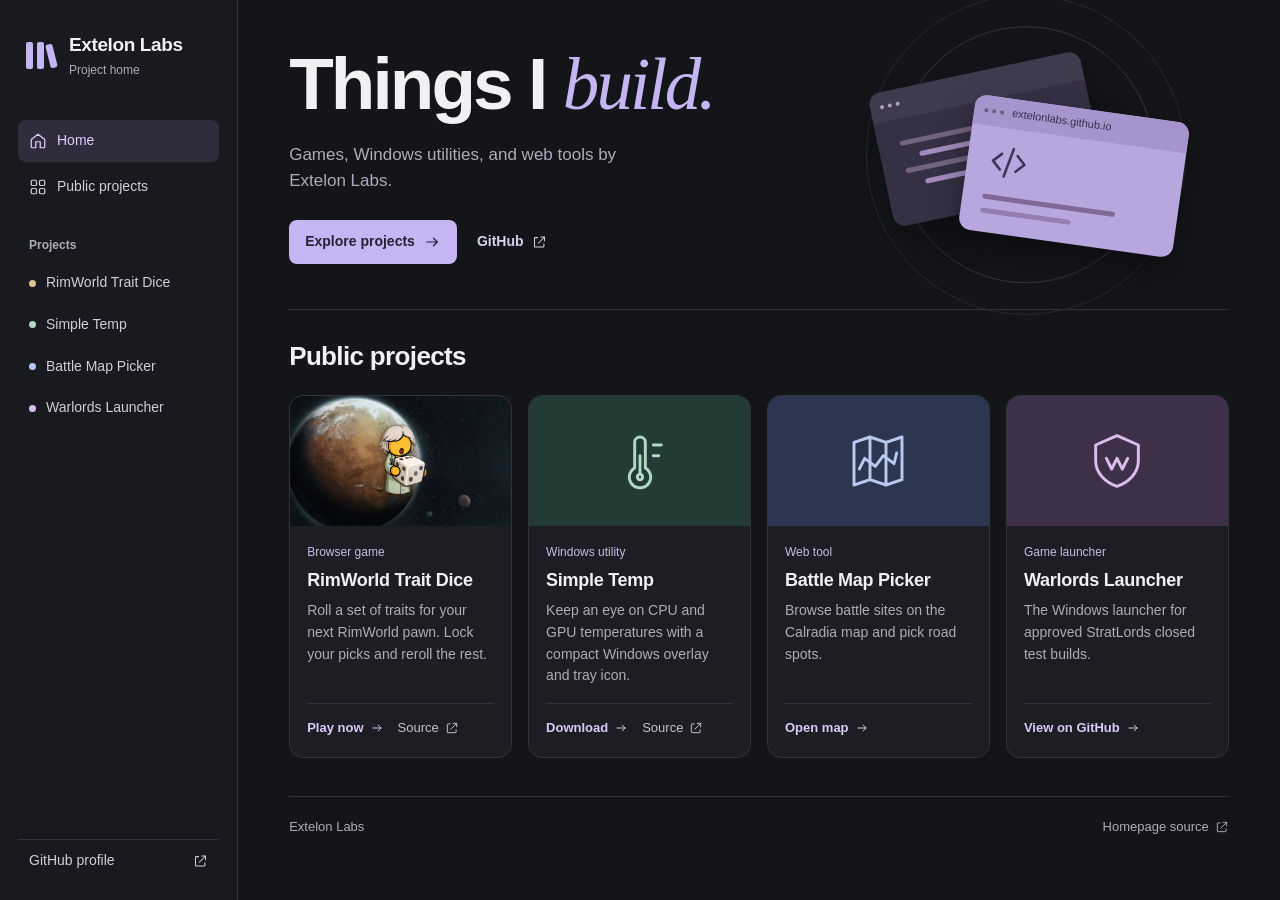
<file: index.html>
<!doctype html>
<html lang="en">
<head>
  <meta charset="utf-8">
  <meta name="viewport" content="width=device-width, initial-scale=1">
  <meta name="theme-color" content="#141519">
  <meta name="description" content="Public projects by Extelon Labs, including games, Windows utilities, and web tools.">
  <title>Extelon Labs — Public Projects</title>
  <link rel="icon" href="library/favicon.svg" type="image/svg+xml">
  <link rel="stylesheet" href="library/styles.css">
  <script type="module" src="library/app.js"></script>
</head>
<body>
  <svg class="icon-definitions" xmlns="http://www.w3.org/2000/svg" aria-hidden="true">
    <symbol id="i-arrow" viewBox="0 0 24 24"><path d="M5 12h14m-5-5 5 5-5 5"/></symbol>
    <symbol id="i-external" viewBox="0 0 24 24"><path d="M14 4h6v6m0-6L10 14m-1-9H5a1 1 0 0 0-1 1v13a1 1 0 0 0 1 1h13a1 1 0 0 0 1-1v-4"/></symbol>
    <symbol id="i-code" viewBox="0 0 24 24"><path d="m7 7-5 5 5 5m10-10 5 5-5 5m-3-14-4 18"/></symbol>
    <symbol id="i-home" viewBox="0 0 24 24"><path d="m3 10 9-7 9 7v10a1 1 0 0 1-1 1h-5v-8H9v8H4a1 1 0 0 1-1-1Z"/></symbol>
    <symbol id="i-grid" viewBox="0 0 24 24"><rect x="3" y="3" width="7" height="7" rx="1.5"/><rect x="14" y="3" width="7" height="7" rx="1.5"/><rect x="3" y="14" width="7" height="7" rx="1.5"/><rect x="14" y="14" width="7" height="7" rx="1.5"/></symbol>
    <symbol id="i-thermometer" viewBox="0 0 24 24"><path d="M10 14.6V5a2 2 0 0 1 4 0v9.6a4 4 0 1 1-4 0ZM12 10v7"/><circle cx="12" cy="18" r="1"/><path d="M17 6h3m-3 4h2"/></symbol>
    <symbol id="i-shield" viewBox="0 0 24 24"><path d="M12 2.5 20 6v6c0 4.5-3.7 8-8 9.5C7.7 20 4 16.5 4 12V6Z"/><path d="m8 11 2 4 2-4 2 4 2-4"/></symbol>
    <symbol id="i-map" viewBox="0 0 24 24"><path d="m3 5 6-2 6 2 6-2v16l-6 2-6-2-6 2Zm6-2v16m6-14v16"/><path d="m5 15 2-4 4 3 3-4 4 3 1-4"/></symbol>
  </svg>
  <a class="skip-link" href="#main">Skip to content</a>
  <aside class="sidebar" aria-label="Site navigation">
    <a class="brand" href="#home">
      <span class="brand-mark" aria-hidden="true"><i></i><i></i><i></i></span>
      <span>Extelon Labs<span class="brand-sub">Project home</span></span>
    </a>
    <nav class="site-nav" aria-label="Homepage">
      <a href="#home"><svg aria-hidden="true"><use href="#i-home"/></svg>Home</a>
      <a href="#projects"><svg aria-hidden="true"><use href="#i-grid"/></svg>Public projects</a>
    </nav>
    <nav class="project-nav" aria-labelledby="sidebar-title">
      <h2 id="sidebar-title">Projects</h2>
      <ul id="project-links"></ul>
    </nav>
    <a class="sidebar-github" href="https://github.com/extelonlabs">
      GitHub profile <svg aria-hidden="true"><use href="#i-external"/></svg>
    </a>
  </aside>
  <main id="main" tabindex="-1">
    <header class="welcome" id="home">
      <div class="welcome-copy">
        <h1>Things I <em>build.</em></h1>
        <p>Games, Windows utilities, and web tools by Extelon Labs.</p>
        <div class="hero-actions">
          <a class="primary" href="#projects">Explore projects <svg aria-hidden="true"><use href="#i-arrow"/></svg></a>
          <a class="quiet-link" href="https://github.com/extelonlabs">GitHub <svg aria-hidden="true"><use href="#i-external"/></svg></a>
        </div>
      </div>
      <div class="hero-art" aria-hidden="true">
        <div class="art-orbit"></div>
        <div class="art-orbit orbit-two"></div>
        <div class="art-window window-back">
          <div class="art-window-bar"><i></i><i></i><i></i></div>
          <div class="art-code"><i></i><i></i><i></i><i></i></div>
        </div>
        <div class="art-window window-front">
          <div class="art-window-bar"><i></i><i></i><i></i><span>extelonlabs.github.io</span></div>
          <div class="art-page">
            <svg><use href="#i-code"/></svg>
            <div class="art-lines"><i></i><i></i></div>
          </div>
        </div>
      </div>
    </header>
    <section class="collection" id="projects" aria-labelledby="collection-title">
      <h2 id="collection-title">Public projects</h2>
      <div class="project-grid" id="project-grid"></div>
      <noscript>
        <p class="fallback">Browse the projects on <a href="https://github.com/extelonlabs?tab=repositories">GitHub</a>, or open <a href="dice/">RimWorld Trait Dice</a> or <a href="map-picker/">Battle Map Picker</a>.</p>
      </noscript>
    </section>
    <footer class="page-footer">
      <span>Extelon Labs</span>
      <a href="https://github.com/extelonlabs/extelonlabs.github.io">Homepage source <svg aria-hidden="true"><use href="#i-external"/></svg></a>
    </footer>
  </main>

  <template id="project-card-template">
    <article class="project-card">
      <div class="card-cover" aria-hidden="true"></div>
      <div class="card-body">
        <p class="card-category"></p>
        <h3></h3>
        <p class="card-description"></p>
        <div class="card-actions">
          <a class="project-action"><span></span> <svg aria-hidden="true"><use href="#i-arrow"/></svg></a>
          <a class="repository-link">Source <svg aria-hidden="true"><use href="#i-external"/></svg></a>
        </div>
      </div>
    </article>
  </template>
</body>
</html>
</file>
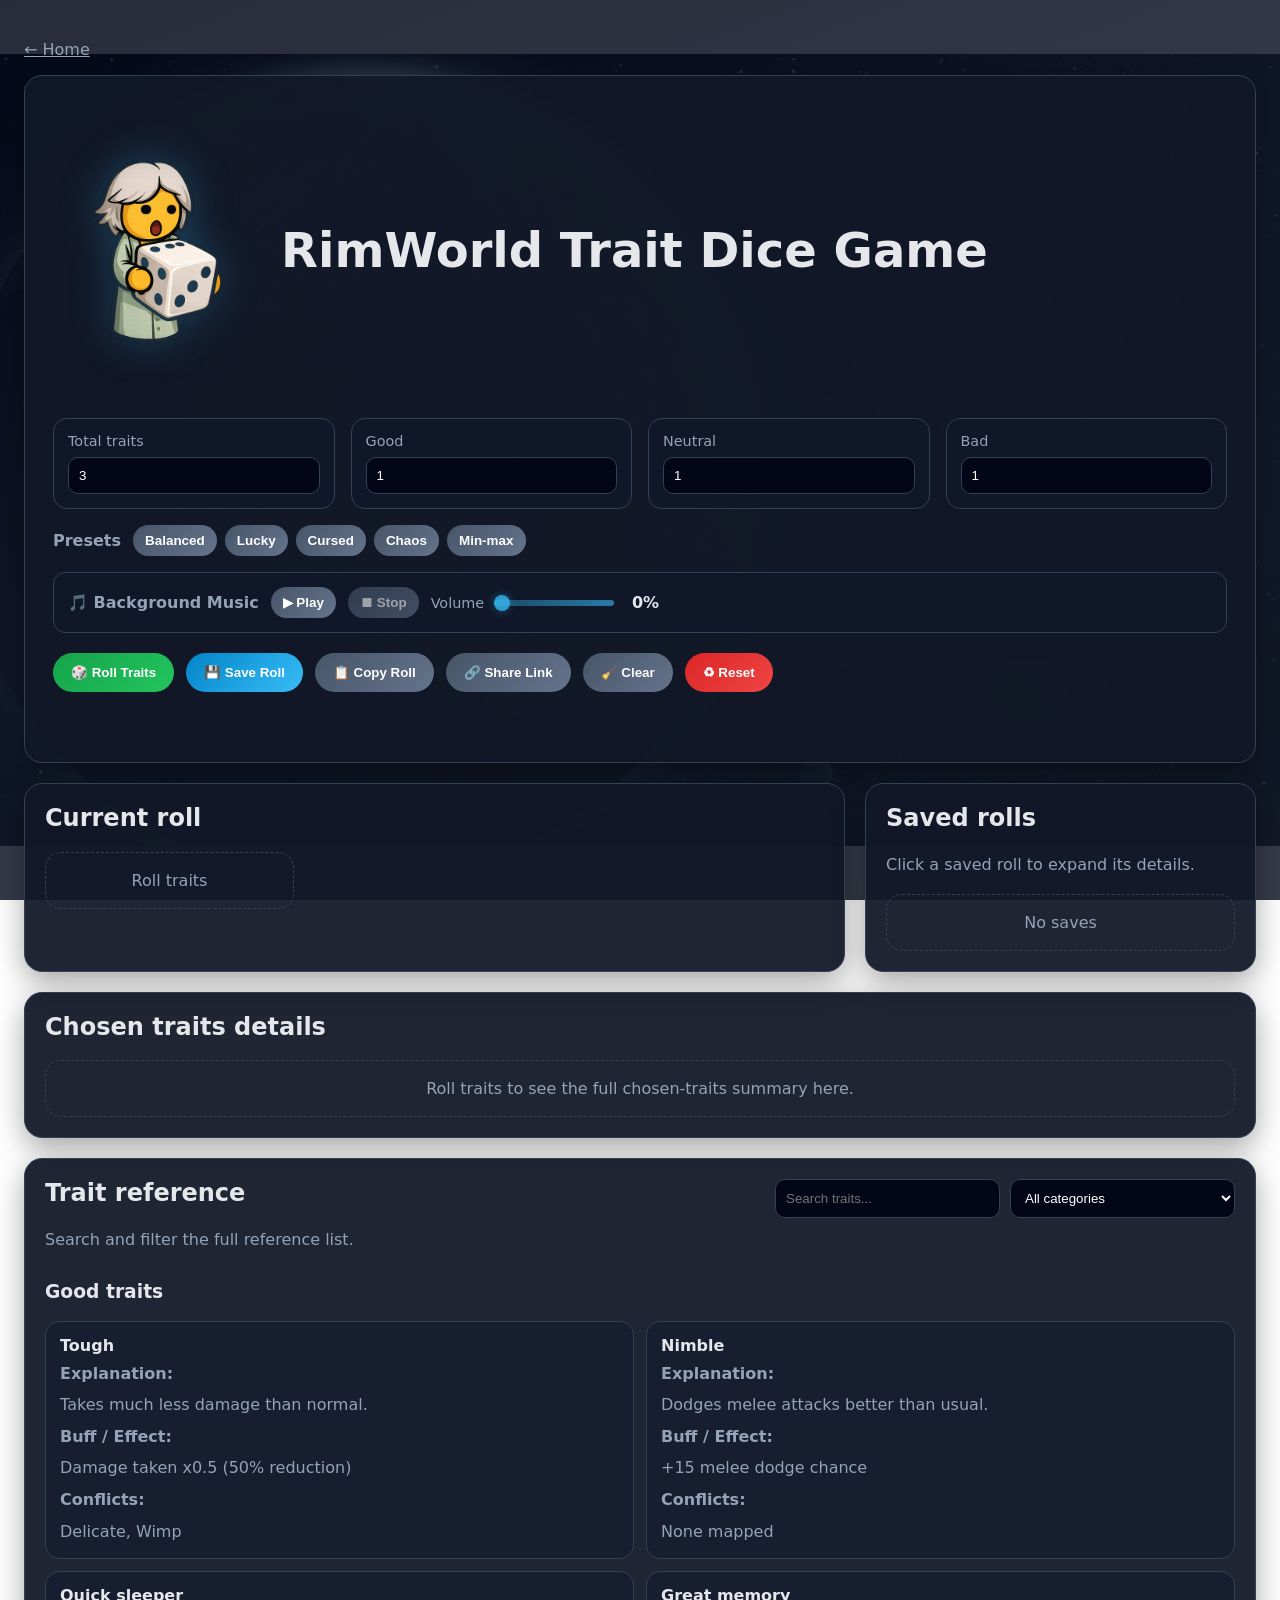
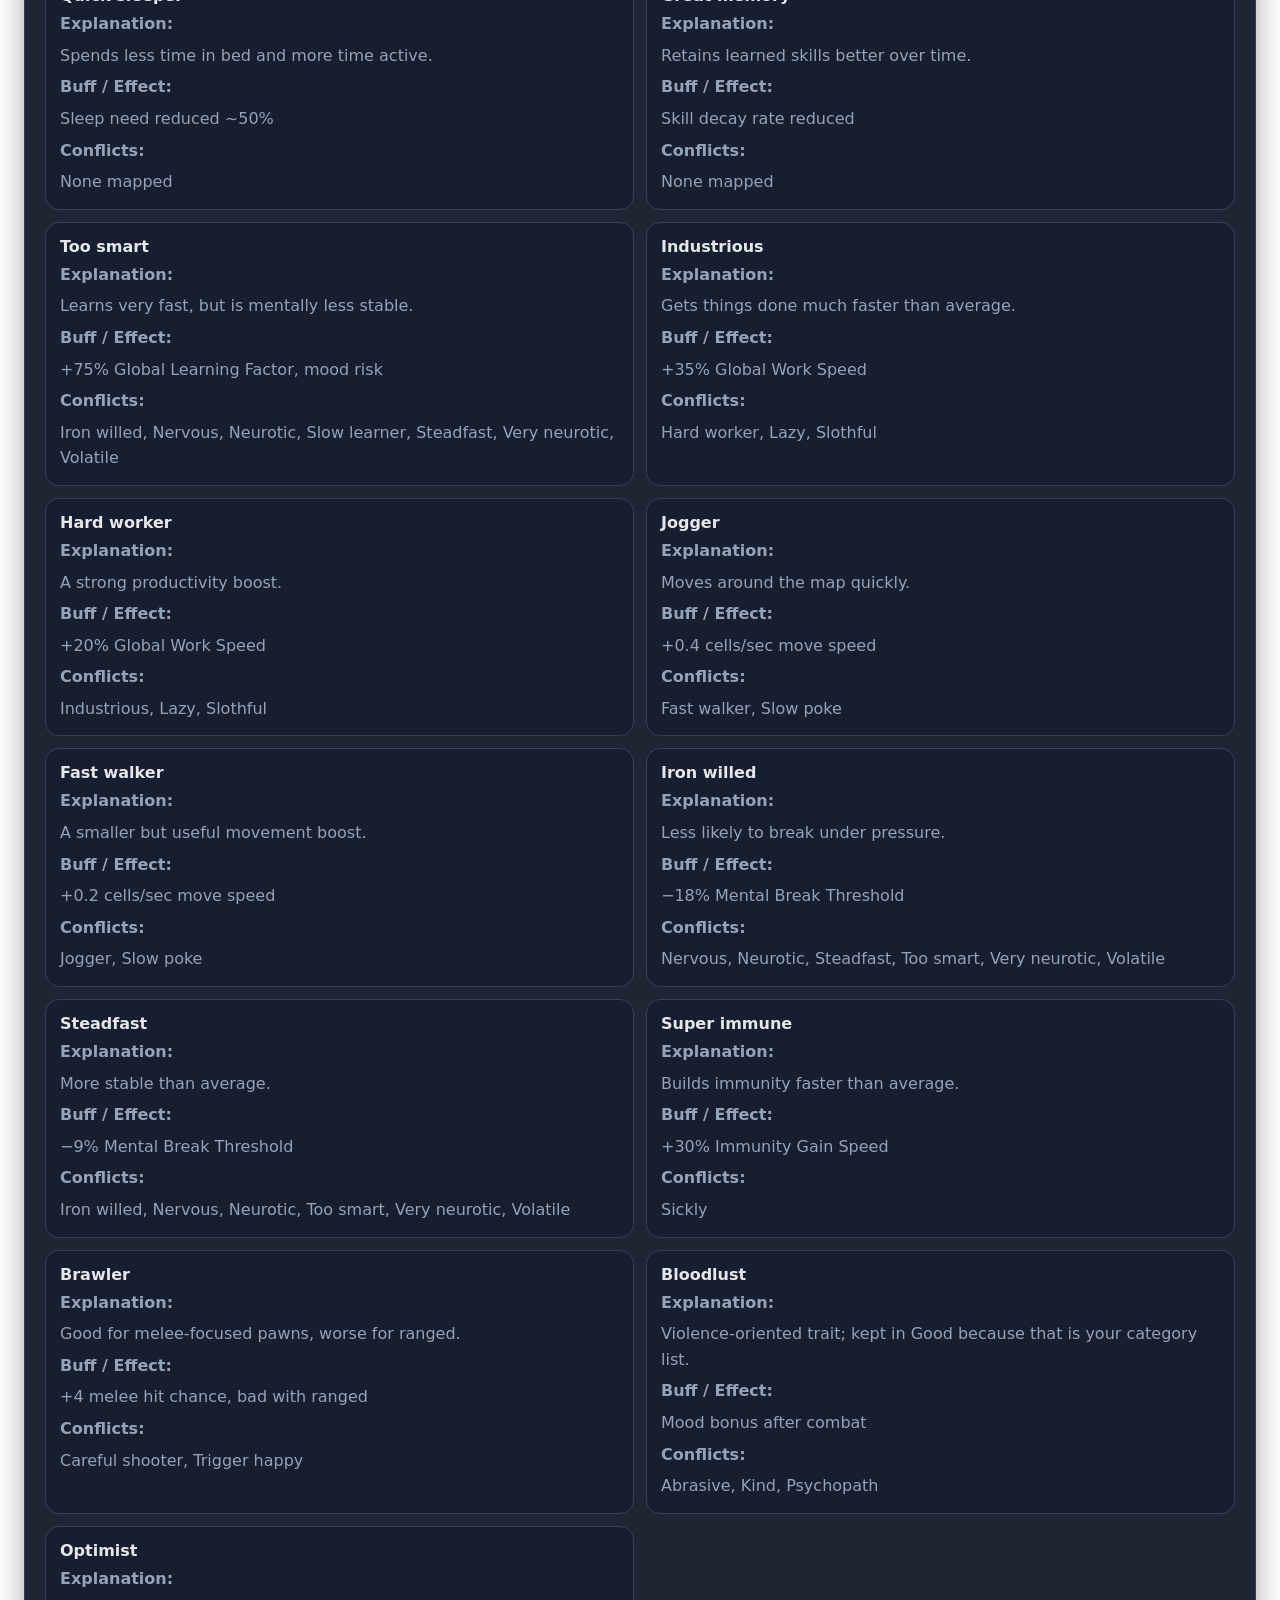
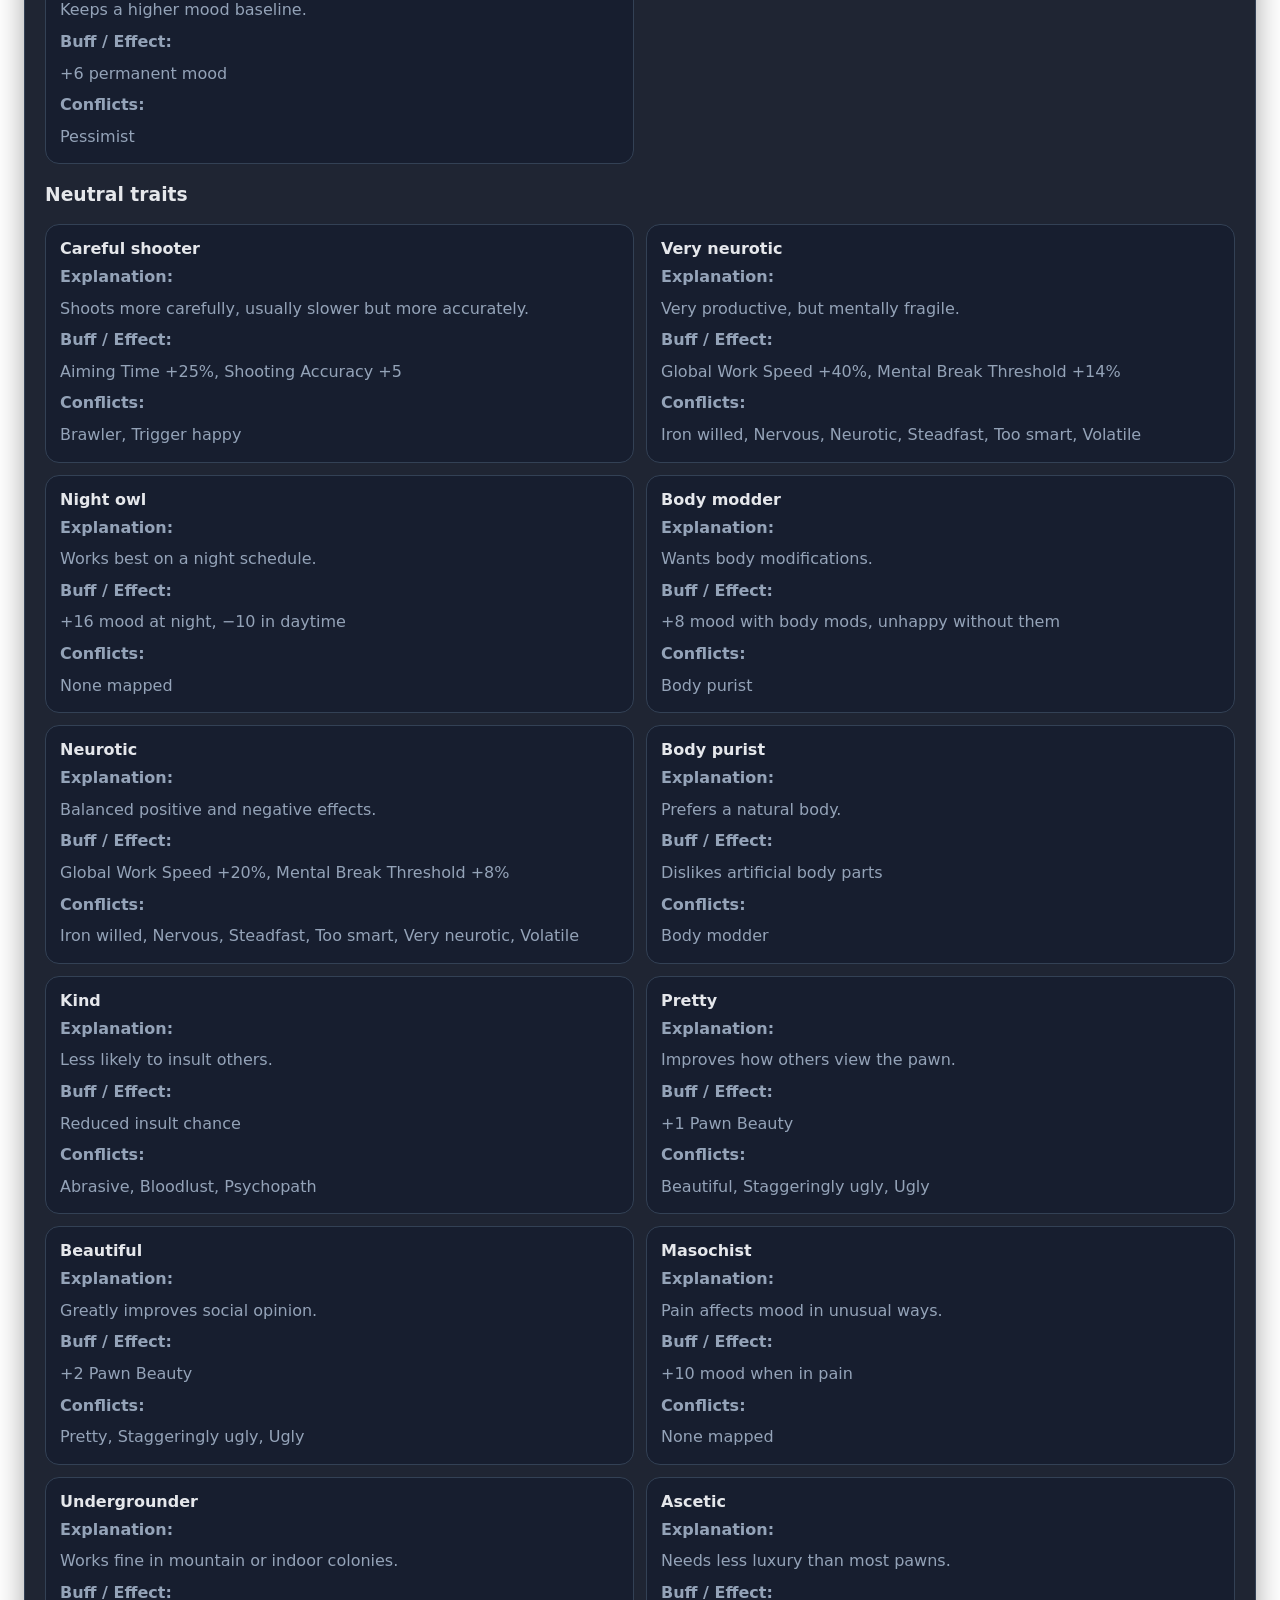
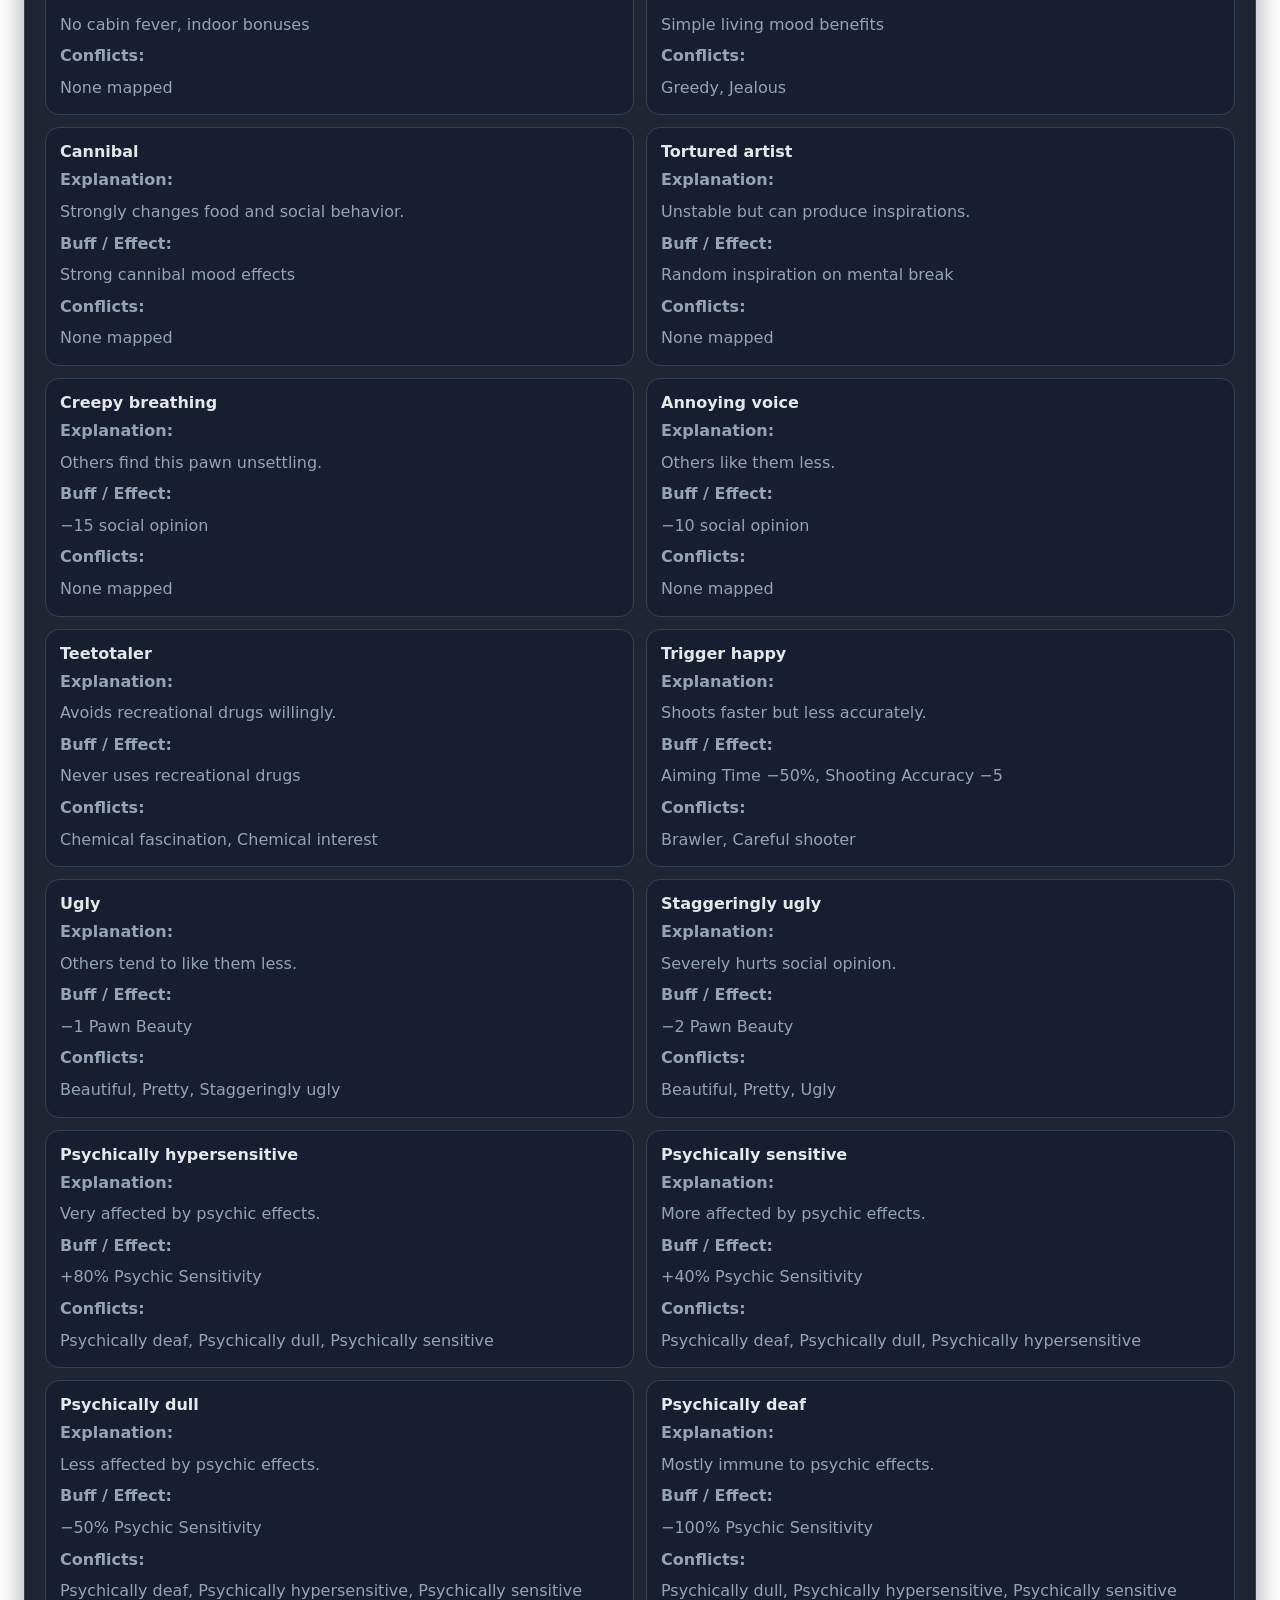
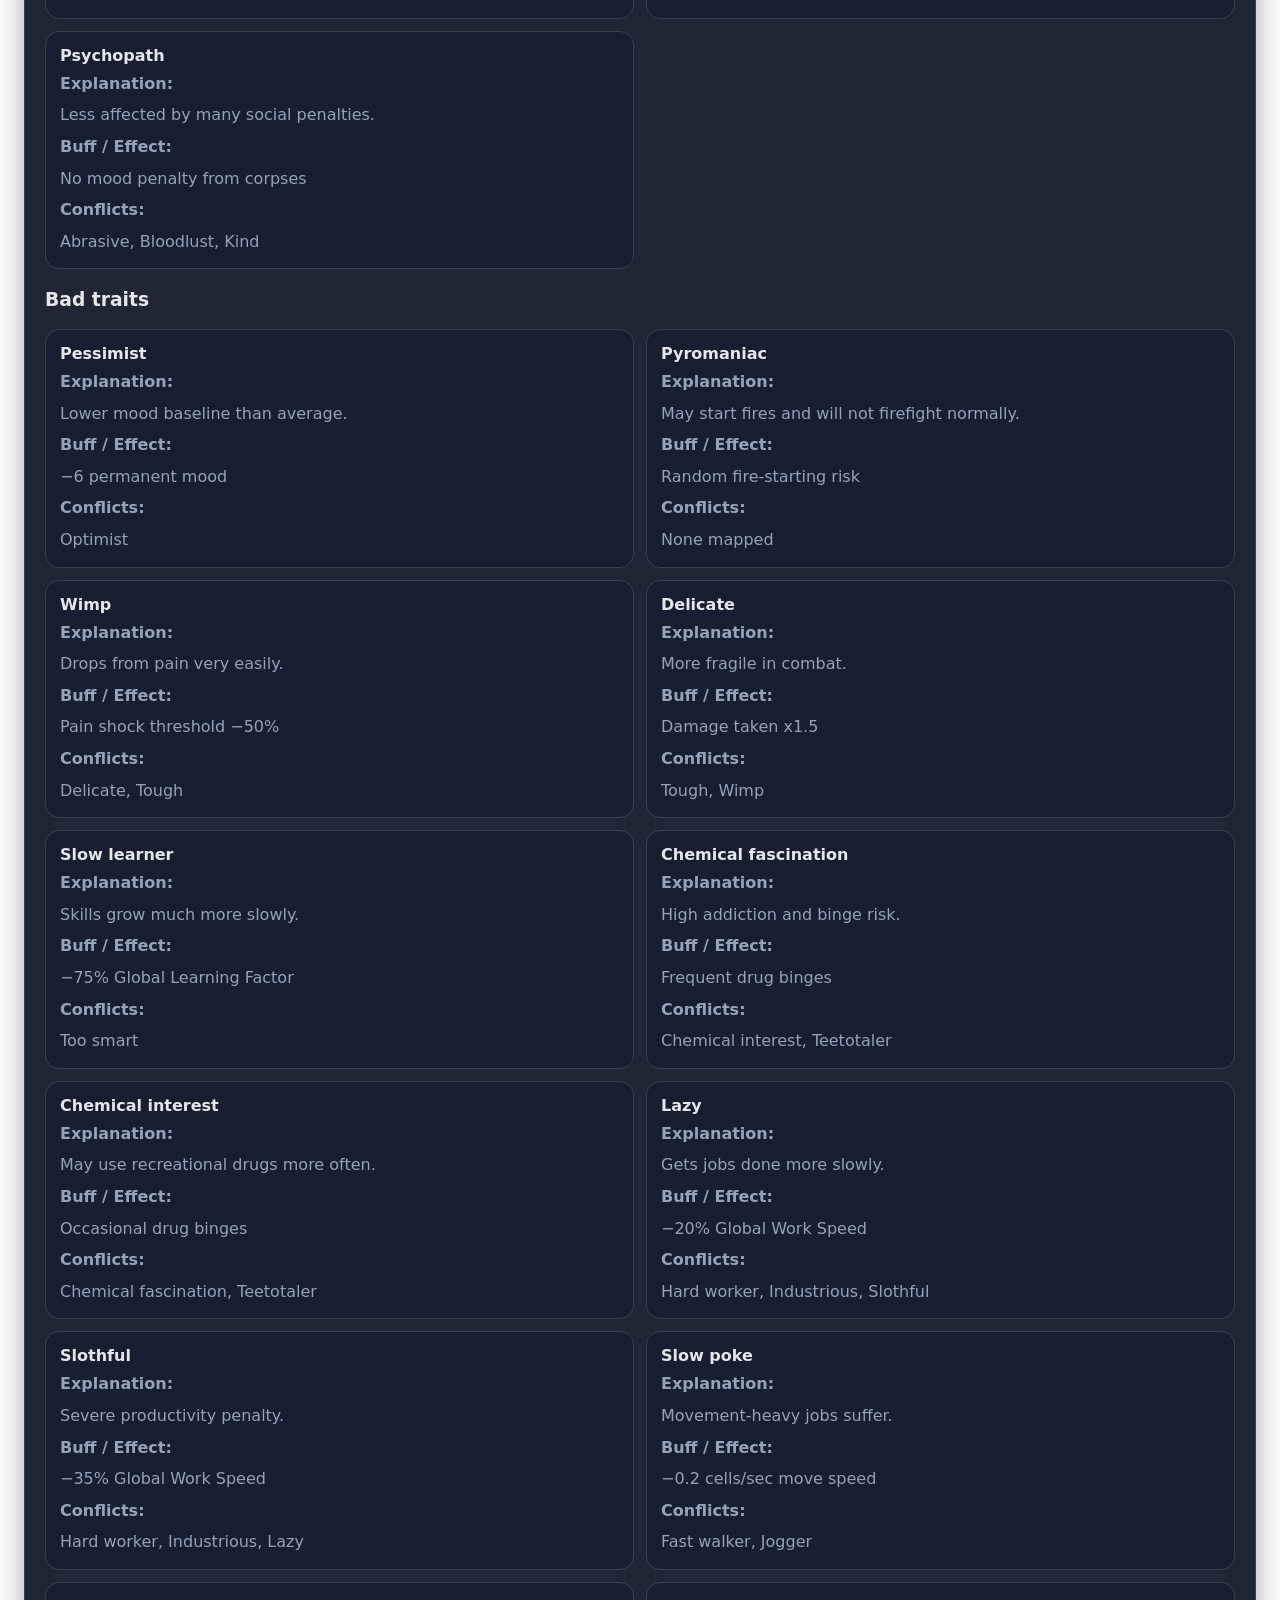
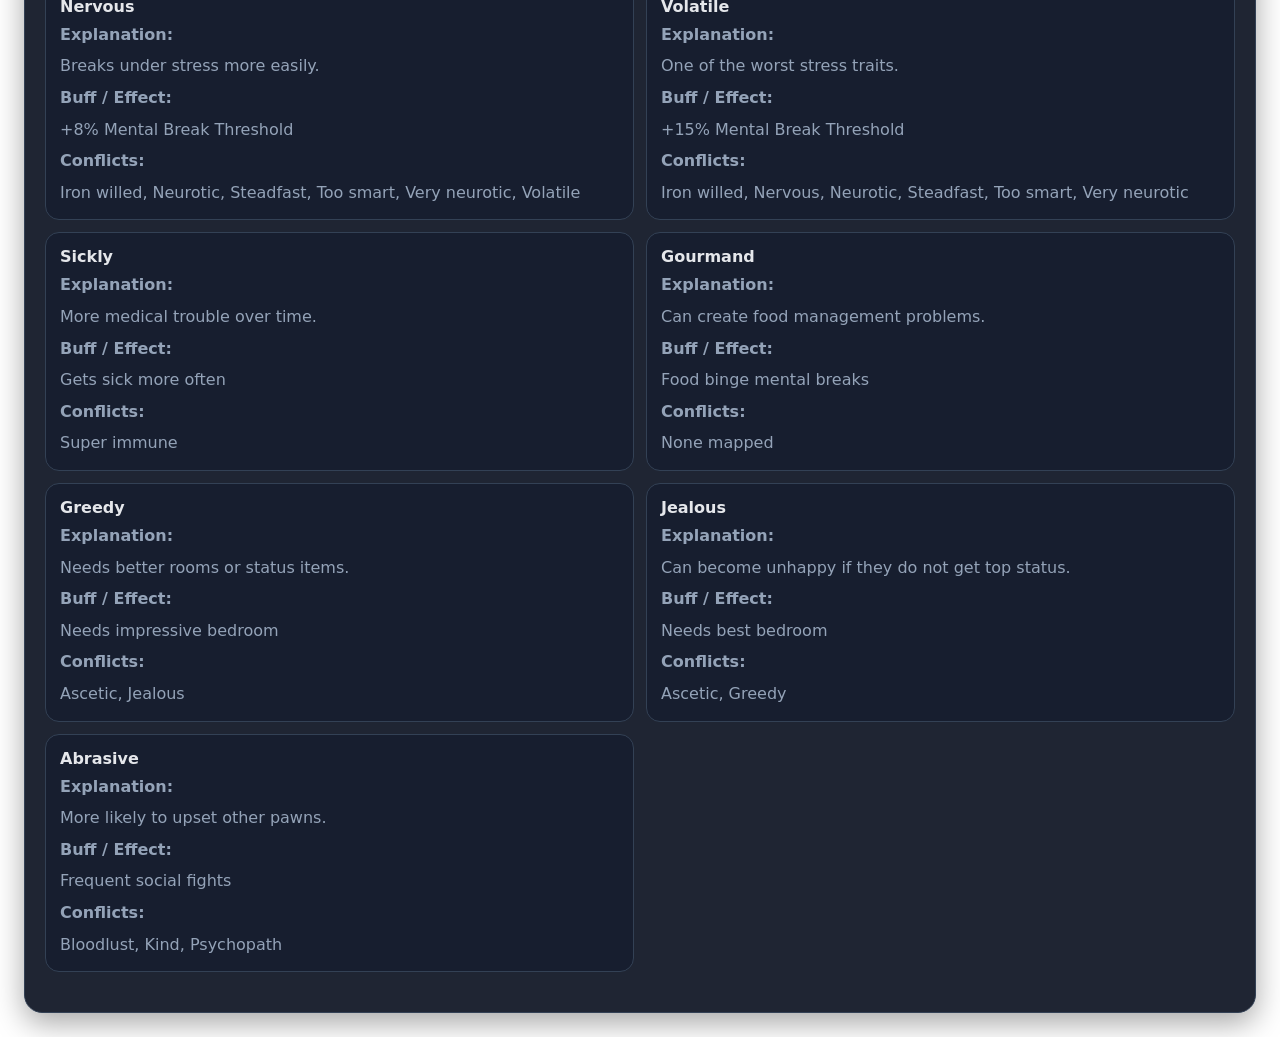
<file: dice/index.html>
<!DOCTYPE html>
<html lang="en">
<head>
  <meta charset="UTF-8" />
  <meta name="viewport" content="width=device-width, initial-scale=1.0" />
  <title>RimWorld Trait Roll (Random)</title>
  <link rel="stylesheet" href="styles.css" />
  <link rel="icon" type="image/png" href="images/pawn.png" />

  <!-- Background parallax + pawn eye-tracking -->
  <script src="interactive-bg.js" defer></script>

  <!-- Main app — ES module, imports all sub-modules automatically -->
  <script type="module" src="js/main.js"></script>
</head>
<body>
  <div class="wrap">
    <p><a href="../" style="color: var(--muted);">← Home</a></p>
    <section class="hero">
      <div class="hero-header">
        <div class="hero-logo">
          <div class="pawn-wrapper" id="pawnMascot" aria-hidden="true">
            <img src="images/pawn.png" alt="Dice Character Mascot" class="logo-image pawn-image" />
            <span class="pawn-eye eye-left"></span>
            <span class="pawn-eye eye-right"></span>
          </div>
        </div>

        <div class="hero-content">
          <h1>RimWorld Trait Dice Game</h1>
        </div>
      </div>

      <div class="settings-grid">
        <div class="setting-box">
          <label for="totalCount">Total traits</label>
          <input id="totalCount" type="number" min="1" max="12" value="3" />
        </div>
        <div class="setting-box">
          <label for="goodCount">Good</label>
          <input id="goodCount" type="number" min="0" max="12" value="1" />
        </div>
        <div class="setting-box">
          <label for="neutralCount">Neutral</label>
          <input id="neutralCount" type="number" min="0" max="12" value="1" />
        </div>
        <div class="setting-box">
          <label for="badCount">Bad</label>
          <input id="badCount" type="number" min="0" max="12" value="1" />
        </div>
      </div>

      <div class="preset-row">
        <span class="preset-label">Presets</span>
        <button class="ghost small-btn preset-btn" data-preset="balanced">Balanced</button>
        <button class="ghost small-btn preset-btn" data-preset="lucky">Lucky</button>
        <button class="ghost small-btn preset-btn" data-preset="cursed">Cursed</button>
        <button class="ghost small-btn preset-btn" data-preset="chaos">Chaos</button>
        <button class="ghost small-btn preset-btn" data-preset="minmax">Min-max</button>
      </div>

      <div class="music-controls">
        <span class="control-label">🎵 Background Music</span>
        <button class="ghost small-btn" id="playMusicBtn">▶ Play</button>
        <button class="ghost small-btn" id="stopMusicBtn">⏹ Stop</button>
        <div class="volume-control">
          <label for="volumeSlider">Volume</label>
          <input id="volumeSlider" type="range" min="0" max="100" value="10" />
          <span id="volumeLabel">10%</span>
        </div>
      </div>

      <div class="toolbar">
        <button class="primary" id="rollBtn">🎲 Roll Traits</button>
        <button class="secondary" id="saveBtn">💾 Save Roll</button>
        <button class="ghost" id="copyBtn">📋 Copy Roll</button>
        <button class="ghost" id="shareBtn">🔗 Share Link</button>
        <button class="ghost" id="clearBtn">🧹 Clear</button>
        <button class="danger" id="resetBtn">♻ Reset</button>
      </div>

      <div id="statusArea" class="status-area"></div>
    </section>

    <div class="grid">
      <section class="panel">
        <h2>Current roll</h2>
        <div class="traits-grid" id="currentRoll"></div>
      </section>

      <aside class="panel">
        <h2>Saved rolls</h2>
        <p class="lead">Click a saved roll to expand its details.</p>
        <div class="history-list" id="historyList"></div>
      </aside>
    </div>

    <section class="panel mt-20">
      <h2>Chosen traits details</h2>
      <div id="chosenTraitsSummary"></div>
    </section>

    <section class="panel mt-20">
      <div class="panel-row">
        <div>
          <h2>Trait reference</h2>
          <p class="lead">Search and filter the full reference list.</p>
        </div>
        <div class="reference-controls">
          <input id="referenceSearch" type="text" placeholder="Search traits..." />
          <select id="referenceFilter">
            <option value="all">All categories</option>
            <option value="Good">Good</option>
            <option value="Neutral">Neutral</option>
            <option value="Bad">Bad</option>
          </select>
        </div>
      </div>
      <div id="traitReference"></div>
    </section>
  </div>

  <div id="tooltip" class="tooltip hidden"></div>
</body>
</html>
</file>
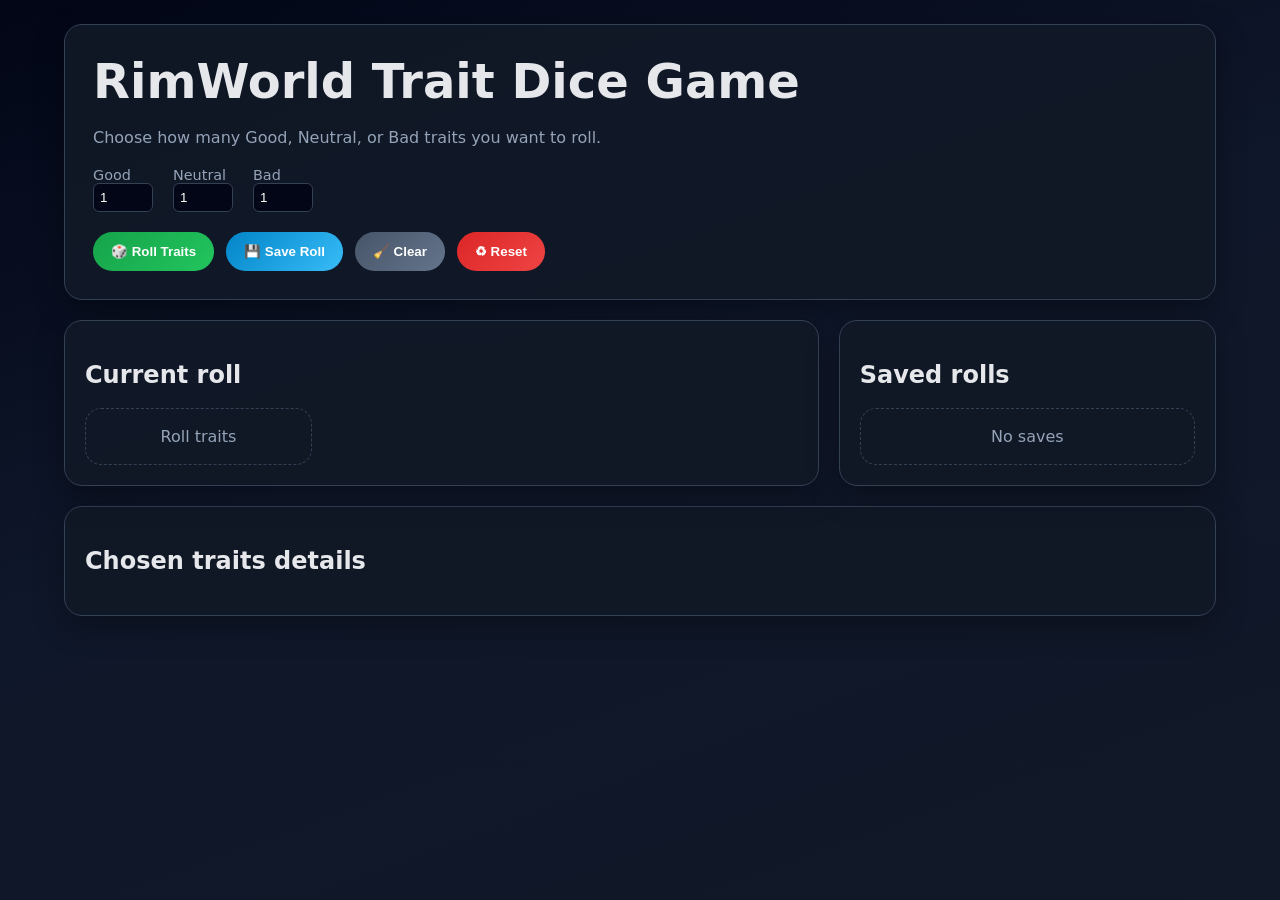
<file: Webpage.html>
<!DOCTYPE html>
<html lang="en">
<head>
<meta charset="UTF-8" />
<meta name="viewport" content="width=device-width, initial-scale=1.0" />
<title>RimWorld Trait Dice Game</title>
<style>
:root{--bg:#0f172a;--panel:#111827;--text:#e5e7eb;--muted:#94a3b8;--border:#334155;--shadow:0 10px 30px rgba(0,0,0,.35);--radius:18px}
*{box-sizing:border-box}
body{margin:0;font-family:Inter,system-ui;background:linear-gradient(160deg,#020617,#0f172a 45%,#111827);color:var(--text);min-height:100vh}
.wrap{max-width:1200px;margin:0 auto;padding:24px}
.hero,.panel,.trait-card{background:rgba(17,24,39,.92);border:1px solid var(--border);border-radius:var(--radius);box-shadow:var(--shadow)}
.hero{padding:28px;margin-bottom:20px}
h1{margin:0 0 8px;font-size:clamp(2rem,4vw,3rem)}
.subtitle,.lead{color:var(--muted);line-height:1.6}
.toolbar{display:flex;flex-wrap:wrap;gap:12px;margin-top:20px}
button{border:0;border-radius:999px;padding:12px 18px;font-weight:700;cursor:pointer;color:white}
.primary{background:linear-gradient(135deg,#16a34a,#22c55e)}
.secondary{background:linear-gradient(135deg,#0284c7,#38bdf8)}
.ghost{background:linear-gradient(135deg,#475569,#64748b)}
.danger{background:linear-gradient(135deg,#dc2626,#ef4444)}
.grid{display:grid;grid-template-columns:2fr 1fr;gap:20px}
.panel{padding:20px}
.traits-grid{display:grid;grid-template-columns:repeat(3,minmax(0,1fr));gap:16px}
.trait-card{padding:18px;background:linear-gradient(180deg,rgba(31,41,55,.9),rgba(17,24,39,.95))}
.pill{display:inline-flex;border-radius:999px;padding:6px 10px;font-size:.8rem;font-weight:800;margin-bottom:10px}
.good{background:rgba(34,197,94,.15);color:#86efac}
.neutral{background:rgba(148,163,184,.15);color:#cbd5e1}
.bad{background:rgba(239,68,68,.15);color:#fca5a5}
.trait-name{font-size:1.2rem;font-weight:800}
.settings-grid{display:flex;gap:20px;margin-top:10px}
.settings-grid label{font-size:.9rem;color:var(--muted)}
.settings-grid input{width:60px;padding:6px;border-radius:6px;border:1px solid var(--border);background:#020617;color:white}
.chosen-summary-grid{display:grid;grid-template-columns:repeat(3,minmax(0,1fr));gap:16px}
.chosen-summary-card{border:1px solid var(--border);border-radius:16px;padding:16px;background:rgba(15,23,42,.5)}
.chosen-line{color:var(--muted);line-height:1.6;margin-top:6px}
.history-list{display:grid;gap:12px;max-height:620px;overflow:auto}
.history-item{border:1px solid var(--border);border-radius:16px;padding:14px;background:rgba(15,23,42,.55)}
.history-tags{display:flex;flex-wrap:wrap;gap:8px}
.history-tag{font-size:.82rem;padding:6px 10px;border-radius:999px;background:rgba(148,163,184,.1);border:1px solid rgba(148,163,184,.16)}
.empty{color:var(--muted);border:1px dashed var(--border);border-radius:16px;padding:18px;text-align:center}
@media(max-width:920px){.grid{grid-template-columns:1fr}.traits-grid{grid-template-columns:1fr}.chosen-summary-grid{grid-template-columns:1fr}}
</style>
</head>
<body>
<div class="wrap">

<section class="hero">
<h1>RimWorld Trait Dice Game</h1>
<p class="subtitle">Choose how many Good, Neutral, or Bad traits you want to roll.</p>

<div class="settings-grid">
<label>Good<br><input id="goodCount" type="number" min="0" value="1"></label>
<label>Neutral<br><input id="neutralCount" type="number" min="0" value="1"></label>
<label>Bad<br><input id="badCount" type="number" min="0" value="1"></label>
</div>

<div class="toolbar">
<button class="primary" id="rollBtn">🎲 Roll Traits</button>
<button class="secondary" id="saveBtn">💾 Save Roll</button>
<button class="ghost" id="clearBtn">🧹 Clear</button>
<button class="danger" id="resetBtn">♻ Reset</button>
</div>
</section>

<div class="grid">
<section class="panel">
<h2>Current roll</h2>
<div class="traits-grid" id="currentRoll"></div>
</section>

<aside class="panel">
<h2>Saved rolls</h2>
<div class="history-list" id="historyList"></div>
</aside>
</div>

<section class="panel" style="margin-top:20px;">
<h2>Chosen traits details</h2>
<div id="chosenTraitsSummary"></div>
</section>

</div>

<script>

function makeTrait(name,category){return{name,category}}

const TRAITS={
 good:[makeTrait('Tough','Good'),makeTrait('Nimble','Good'),makeTrait('Industrious','Good'),makeTrait('Hard worker','Good'),makeTrait('Optimist','Good')],
 neutral:[makeTrait('Night owl','Neutral'),makeTrait('Kind','Neutral'),makeTrait('Pretty','Neutral'),makeTrait('Masochist','Neutral'),makeTrait('Trigger happy','Neutral')],
 bad:[makeTrait('Lazy','Bad'),makeTrait('Slow poke','Bad'),makeTrait('Nervous','Bad'),makeTrait('Pessimist','Bad'),makeTrait('Pyromaniac','Bad')]
}

let currentRoll=null
let savedRolls=[]

const rollEl=document.getElementById('currentRoll')
const historyEl=document.getElementById('historyList')
const summaryEl=document.getElementById('chosenTraitsSummary')

function shuffle(a){return a.sort(()=>Math.random()-0.5)}

function pickRandom(pool,count){return shuffle([...pool]).slice(0,count)}

function generateRoll(){

const goodCount=parseInt(document.getElementById('goodCount').value)||0
const neutralCount=parseInt(document.getElementById('neutralCount').value)||0
const badCount=parseInt(document.getElementById('badCount').value)||0

const good=pickRandom(TRAITS.good,goodCount)
const neutral=pickRandom(TRAITS.neutral,neutralCount)
const bad=pickRandom(TRAITS.bad,badCount)

return[...good,...neutral,...bad]
}

function categoryClass(c){return c.toLowerCase()}

function renderRoll(){

if(!currentRoll||!currentRoll.length){
rollEl.innerHTML='<div class="empty">Roll traits</div>'
summaryEl.innerHTML=''
return
}

rollEl.innerHTML=currentRoll.map(t=>`
<article class="trait-card">
<div class="pill ${categoryClass(t.category)}">${t.category}</div>
<div class="trait-name">${t.name}</div>
</article>`).join('')

summaryEl.innerHTML=`<div class="chosen-summary-grid">${currentRoll.map(t=>`
<div class="chosen-summary-card">
<strong>${t.name}</strong>
<div class="chosen-line">Category: ${t.category}</div>
</div>`).join('')}</div>`
}

function renderHistory(){
if(!savedRolls.length){historyEl.innerHTML='<div class="empty">No saves</div>';return}

historyEl.innerHTML=savedRolls.map(r=>`<div class="history-item"><div class="history-tags">${r.map(t=>`<span class="history-tag">${t.name}</span>`).join('')}</div></div>`).join('')
}

rollBtn.onclick=()=>{currentRoll=generateRoll();renderRoll()}

saveBtn.onclick=()=>{
if(!currentRoll)return
savedRolls.push(currentRoll)
renderHistory()
}

clearBtn.onclick=()=>{currentRoll=null;renderRoll()}

resetBtn.onclick=()=>{currentRoll=null;savedRolls=[];renderRoll();renderHistory()}

renderRoll()
renderHistory()

</script>
</body>
</html>
</file>
<file: library/styles.css>
:root {
  color-scheme: dark;
  --bg: #141519;
  --sidebar: #191a1f;
  --panel: #1d1e24;
  --raised: #26272f;
  --line: #34323b;
  --text: #f1f0f3;
  --muted: #afabbc;
  --accent: #c6b5f3;
  --accent-ink: #272034;
  --sidebar-width: 238px;
  font-family: "Segoe UI", -apple-system, BlinkMacSystemFont, sans-serif;
  font-synthesis: none;
}
* { box-sizing: border-box; }
body { margin: 0; background: var(--bg); color: var(--text); line-height: 1.55; }
h1, h2, h3, p { margin: 0; }
a { color: inherit; text-decoration: none; text-underline-offset: 4px; }
a:focus-visible { outline: 2px solid var(--accent); outline-offset: 4px; }
::selection { background: var(--accent); color: var(--accent-ink); }
svg {
  width: 18px;
  height: 18px;
  flex-shrink: 0;
  fill: none;
  stroke: currentColor;
  stroke-width: 1.65;
  stroke-linecap: round;
  stroke-linejoin: round;
}
.icon-definitions { position: absolute; width: 0; height: 0; overflow: hidden; }
.skip-link {
  position: fixed;
  z-index: 5;
  top: 12px;
  left: 12px;
  transform: translateY(-160%);
  padding: 10px 16px;
  border-radius: 8px;
  background: var(--accent);
  color: var(--accent-ink);
}
.skip-link:focus { transform: translateY(0); }

.sidebar {
  position: fixed;
  inset: 0 auto 0 0;
  width: var(--sidebar-width);
  display: flex;
  flex-direction: column;
  padding: 30px 18px 18px;
  border-right: 1px solid var(--line);
  background: var(--sidebar);
  overflow-y: auto;
}
.brand {
  display: flex;
  align-items: center;
  gap: 12px;
  padding: 4px 8px;
  margin-bottom: 39px;
  font-size: 19px;
  font-weight: 650;
  line-height: 1.2;
  letter-spacing: -.02em;
}
.brand-sub { display: block; margin-top: 6px; color: var(--muted); font-size: 12px; font-weight: 400; letter-spacing: 0; }
.brand-mark { display: flex; gap: 4px; align-items: center; width: 31px; flex-shrink: 0; }
.brand-mark i { width: 7px; height: 27px; border-radius: 2px; background: var(--accent); }
.brand-mark i:last-child { height: 24px; transform: rotate(-14deg); }
.site-nav { display: grid; gap: 4px; margin-bottom: 28px; }
.site-nav a, .project-nav a, .sidebar-github {
  display: flex;
  align-items: center;
  gap: 10px;
  padding: 10px 11px;
  border-radius: 8px;
  color: #d1ceda;
  font-size: 14px;
}
.site-nav a:hover, .project-nav a:hover, .sidebar-github:hover { background: var(--raised); color: var(--text); }
.site-nav a:first-child { background: #302c3c; color: #ded0ff; }
.project-nav { margin-bottom: 28px; }
.project-nav h2 { margin: 0 11px 8px; color: var(--muted); font-size: 12px; font-weight: 600; }
.project-nav ul { margin: 0; padding: 0; list-style: none; }
.project-nav a::before { content: ""; width: 7px; height: 7px; flex: 0 0 auto; border-radius: 50%; background: var(--project-ink, var(--accent)); }
.sidebar-github { justify-content: space-between; margin-top: auto; border-top: 1px solid var(--line); border-radius: 0 0 8px 8px; }
.sidebar-github svg { width: 15px; }

main {
  width: calc(100% - var(--sidebar-width));
  max-width: 1580px;
  margin-left: var(--sidebar-width);
  padding: 0 clamp(24px, 4vw, 68px);
}
.welcome {
  display: grid;
  grid-template-columns: minmax(0, 1.25fr) minmax(0, 1fr);
  align-items: center;
  gap: 25px;
  min-height: 310px;
  padding: 30px 0;
  border-bottom: 1px solid var(--line);
}
.welcome h1 { font-size: clamp(48px, 5.7vw, 88px); line-height: 1.06; font-weight: 550; letter-spacing: -.04em; }
.welcome h1 em { color: var(--accent); font-family: Georgia, "Times New Roman", serif; font-weight: 400; }
.welcome p { max-width: 37ch; margin-top: 18px; color: var(--muted); font-size: 17px; }
.hero-actions { display: flex; align-items: center; flex-wrap: wrap; gap: 20px; margin-top: 25px; }
.primary, .quiet-link { display: inline-flex; gap: 8px; align-items: center; font-size: 14px; font-weight: 600; }
.primary { padding: 10px 16px; min-height: 44px; border-radius: 8px; background: var(--accent); color: var(--accent-ink); }
.primary:hover { background: #dbcef9; }
.quiet-link { padding: 10px 0; color: #d9d0e9; }
.quiet-link:hover, .repository-link:hover, .page-footer a:hover { text-decoration: underline; }
.quiet-link svg { width: 15px; }

.hero-art { position: relative; width: min(100%, 348px); height: 220px; justify-self: center; }
.art-orbit { position: absolute; width: 74%; aspect-ratio: 1; border: 1px solid #373141; border-radius: 50%; left: 50%; top: 50%; transform: translate(-50%, -50%); }
.orbit-two { width: 92%; border-color: #2a2732; }
.art-window { position: absolute; width: 62%; height: 62%; border-radius: 12px; overflow: hidden; box-shadow: 0 16px 34px #0005; }
.window-back { left: 8%; top: 12%; background: #353044; transform: rotate(-12deg); }
.window-front { right: 5%; bottom: 9%; background: #b8a6df; transform: rotate(8deg); }
.art-window-bar { height: 30px; display: flex; align-items: center; gap: 4px; padding: 0 10px; background: #ffffff0d; }
.art-window-bar i { width: 4px; height: 4px; border-radius: 50%; background: #aaa0b8; }
.window-front .art-window-bar { background: #a894cc; }
.window-front .art-window-bar i { background: #6a587f; }
.art-window-bar span { margin-left: 4px; color: #3b2d51; font-size: 11px; white-space: nowrap; }
.art-code, .art-lines { display: grid; gap: 9px; }
.art-code { padding: 22px; }
.art-code i, .art-lines i { height: 5px; width: 76%; background: #746480; border-radius: 4px; }
.art-code i:nth-child(even) { width: 52%; margin-left: 10%; background: #a38bbd; }
.art-page { padding: 15px 20px; color: #433359; }
.art-page > svg { width: 43px; height: 38px; }
.art-lines { margin-top: 7px; }
.art-lines i:first-child { background: #806996; }
.art-lines i:last-child { width: 52%; background: #937eaf; }

.collection { padding: 26px 0 38px; scroll-margin-top: 16px; }
.collection > h2 { margin-bottom: 19px; font-size: 26px; font-weight: 600; letter-spacing: -.025em; }
.project-grid { display: grid; grid-template-columns: repeat(4, minmax(0, 1fr)); gap: 16px; }
.project-card {
  display: flex;
  min-width: 0;
  flex-direction: column;
  border: 1px solid var(--line);
  border-radius: 14px;
  background: var(--panel);
  overflow: hidden;
  scroll-margin-top: 18px;
}
.project-card:target, .project-card:focus-within { border-color: #8f7bb7; }
.card-cover { position: relative; display: grid; place-items: center; height: 130px; background: var(--cover, #352b48); color: var(--project-ink, var(--accent)); overflow: hidden; }
.card-cover > svg { width: 64px; height: 64px; stroke-width: 1.1; }
.cover-rimworld { background: #684739 url('../images/mars-background.jpg') center 44% / cover; }
.cover-rimworld img { width: 116px; height: 116px; object-fit: contain; filter: drop-shadow(0 6px 10px #0007); }
.cover-temperature, .project-dot-temperature { --cover: #243a34; --project-ink: #afd8c6; }
.cover-map, .project-dot-map { --cover: #2c3650; --project-ink: #b8c9f1; }
.cover-launcher, .project-dot-launcher { --cover: #3f3049; --project-ink: #dbbdec; }
.project-dot-rimworld { --project-ink: #e1c396; }
.card-body { display: flex; flex: 1; flex-direction: column; padding: 17px; }
.card-category { margin-bottom: 7px; color: #cab9e7; font-size: 12px; }
.card-body h3 { font-size: 18px; font-weight: 650; line-height: 1.25; letter-spacing: -.015em; overflow-wrap: anywhere; }
.card-description { flex: 1; margin: 9px 0 16px; color: var(--muted); font-size: 14px; }
.card-actions { display: flex; gap: 10px 14px; align-items: center; flex-wrap: wrap; border-top: 1px solid var(--line); padding-top: 12px; }
.card-actions a, .page-footer a { display: inline-flex; gap: 6px; align-items: center; min-height: 24px; font-size: 13px; }
.card-actions svg, .page-footer svg { width: 14px; height: 14px; }
.project-action { color: #dbcaf9; font-weight: 650; }
.project-action:hover { color: #f3eaff; text-decoration: underline; }
.repository-link { color: #c7c2d0; }
.fallback { color: var(--muted); }
.fallback a { text-decoration: underline; }
.page-footer { display: flex; justify-content: space-between; align-items: center; gap: 15px; padding: 18px 0 28px; border-top: 1px solid var(--line); color: var(--muted); font-size: 13px; }

@media (max-width: 1100px) {
  .project-grid { grid-template-columns: repeat(2, minmax(0, 1fr)); }
}
@media (max-width: 820px) {
  .sidebar {
    position: static;
    width: 100%;
    display: grid;
    grid-template-columns: minmax(0, 1fr) auto;
    align-items: center;
    gap: 12px;
    padding: 14px 22px;
    border-right: 0;
    border-bottom: 1px solid var(--line);
  }
  .brand { padding: 0; margin-bottom: 0; }
  .site-nav, .project-nav h2 { display: none; }
  .sidebar-github { grid-area: 1 / 2; margin: 0; padding: 8px 0; border: 0; }
  .project-nav { grid-column: 1 / -1; margin: 0; }
  .project-nav ul { display: flex; gap: 4px 12px; flex-wrap: wrap; }
  .project-nav a { padding: 5px 0; font-size: 13px; }
  main { width: 100%; margin: 0; padding: 0 22px; }
  .welcome { min-height: 294px; }
}
@media (max-width: 520px) {
  .brand { font-size: 17px; }
  .sidebar-github { font-size: 13px; }
  .welcome { grid-template-columns: 1fr; min-height: auto; padding: 39px 0 32px; }
  .welcome p { font-size: 16px; }
  .hero-art { display: none; }
  .project-grid { grid-template-columns: 1fr; }
  .card-cover { height: 145px; }
}
</file>
<file: dice/styles.css>
:root {
  --bg: #0f172a;
  --panel: #111827;
  --text: #e5e7eb;
  --muted: #94a3b8;
  --border: #334155;
  --shadow: 0 10px 30px rgba(0,0,0,.35);
  --radius: 18px;
  --good: #86efac;
  --neutral: #cbd5e1;
  --bad: #fca5a5;
}

* { box-sizing: border-box; }

body {
  margin: 0;
  font-family: Inter, system-ui, sans-serif;
  background-image: linear-gradient(160deg, rgba(2,6,23,0.85), rgba(15,23,42,0.85) 45%, rgba(17,24,39,0.85)), url('images/mars-background.jpg');
  background-attachment: fixed;
  background-size: 110% auto;
  background-repeat: no-repeat;
  background-position: center center;
  overflow-x: hidden;
  will-change: background-position;
  color: var(--text);
  min-height: 100vh;
  overflow-x: hidden;
}

.wrap {
  max-width: 1280px;
  margin: 0 auto;
  padding: 24px;
}

.hero, .panel, .trait-card, .history-item {
  background: rgba(17, 24, 39, .94);
  border: 1px solid var(--border);
  border-radius: var(--radius);
  box-shadow: var(--shadow);
}

.hero { padding: 28px; margin-bottom: 20px; }

.hero-header {
  display: flex;
  align-items: center;
  gap: 28px;
  justify-content: space-between;
}

.hero-content {
  flex: 1;
}

.hero-logo {
  display: flex;
  align-items: center;
  justify-content: center;
  flex-shrink: 0;
}

.pawn-wrapper {
  position: relative;
  display: inline-block;
  width: min(200px, 24vw);
  isolation: isolate;
  user-select: none;
}

.logo-image,
.pawn-image {
  display: block;
  width: 100%;
  height: auto;
  filter: drop-shadow(0 0 20px rgba(56,189,248,.3));
  transition: transform 0.3s ease, filter 0.3s ease;
}

.pawn-wrapper:hover .logo-image,
.pawn-wrapper:hover .pawn-image {
  transform: scale(1.03);
  filter: drop-shadow(0 0 30px rgba(56,189,248,.45));
}

.pawn-eye {
  position: absolute;
  width: 4.8%;
  aspect-ratio: 1;
  border-radius: 999px;
  background: #05070c;
  pointer-events: none;
  z-index: 2;
  transform: translate3d(0, 0, 0);
  box-shadow: 0 0 0 1px rgba(0,0,0,.15);
}

/* Tuned for your PNG */
.eye-left {
  left: 44.15%;
  top: 33.6%;
}

.eye-right {
  left: 56.9%;
  top: 33.6%;
}

h1 { margin: 0 0 8px; font-size: clamp(2rem, 4vw, 3rem); }
h2, h3 { margin-top: 0; }
.subtitle, .lead, .small-note { color: var(--muted); line-height: 1.6; }
.mt-20 { margin-top: 20px; }

.panel { padding: 20px; }

.grid {
  display: grid;
  grid-template-columns: 2.1fr 1fr;
  gap: 20px;
}

.panel-row {
  display: flex;
  justify-content: space-between;
  gap: 16px;
  align-items: flex-start;
  margin-bottom: 12px;
}

.settings-grid {
  display: grid;
  grid-template-columns: repeat(4, minmax(0, 1fr));
  gap: 16px;
  margin-top: 14px;
}

.setting-box {
  padding: 14px;
  border: 1px solid var(--border);
  border-radius: 14px;
  background: rgba(15, 23, 42, .45);
}

.setting-box label {
  display: block;
  font-size: .9rem;
  color: var(--muted);
  margin-bottom: 8px;
}

.setting-box input,
.reference-controls input,
.reference-controls select {
  width: 100%;
  padding: 10px;
  border-radius: 10px;
  border: 1px solid var(--border);
  background: #020617;
  color: white;
}

.preset-row {
  display: flex;
  gap: 8px;
  align-items: center;
  flex-wrap: wrap;
  margin-top: 16px;
}

.preset-label {
  color: var(--muted);
  font-weight: 700;
  margin-right: 4px;
}

.music-controls {
  display: flex;
  gap: 12px;
  align-items: center;
  flex-wrap: wrap;
  margin-top: 16px;
  padding: 14px;
  border: 1px solid var(--border);
  border-radius: 12px;
  background: rgba(15, 23, 42, .45);
}

.control-label {
  color: var(--muted);
  font-weight: 700;
  white-space: nowrap;
}

.volume-control {
  display: flex;
  gap: 8px;
  align-items: center;
}

.volume-control label {
  color: var(--muted);
  font-size: 0.9rem;
  white-space: nowrap;
}

.volume-control input[type="range"] {
  width: 120px;
  height: 6px;
  border-radius: 3px;
  background: linear-gradient(to right, rgba(56,189,248,.3), rgba(56,189,248,.6));
  outline: none;
  cursor: pointer;
  -webkit-appearance: none;
}

.volume-control input[type="range"]::-webkit-slider-thumb {
  -webkit-appearance: none;
  appearance: none;
  width: 16px;
  height: 16px;
  border-radius: 50%;
  background: rgba(56,189,248,.8);
  cursor: pointer;
  box-shadow: 0 0 8px rgba(56,189,248,.4);
}

.volume-control input[type="range"]::-moz-range-thumb {
  width: 16px;
  height: 16px;
  border-radius: 50%;
  background: rgba(56,189,248,.8);
  cursor: pointer;
  border: none;
  box-shadow: 0 0 8px rgba(56,189,248,.4);
}

#volumeLabel {
  color: var(--text);
  font-weight: 600;
  min-width: 35px;
  text-align: right;
}

.toolbar {
  display: flex;
  flex-wrap: wrap;
  gap: 12px;
  margin-top: 20px;
}

button {
  border: 0;
  border-radius: 999px;
  padding: 12px 18px;
  font-weight: 700;
  cursor: pointer;
  color: white;
  transition: transform .16s ease, opacity .16s ease, box-shadow .2s ease;
}

button:hover { transform: translateY(-1px); }
button:active { transform: translateY(0); }

.primary { background: linear-gradient(135deg, #16a34a, #22c55e); }
.secondary { background: linear-gradient(135deg, #0284c7, #38bdf8); }
.ghost { background: linear-gradient(135deg, #475569, #64748b); }
.danger { background: linear-gradient(135deg, #dc2626, #ef4444); }
.small-btn { padding: 8px 12px; font-size: .84rem; }

.status-area { margin-top: 14px; min-height: 28px; }
.status-message {
  padding: 10px 12px;
  border-radius: 12px;
  font-size: .92rem;
  border: 1px solid var(--border);
  background: rgba(15, 23, 42, .45);
}
.status-message.error { border-color: rgba(239,68,68,.55); color: var(--bad); }
.status-message.ok { border-color: rgba(34,197,94,.55); color: var(--good); }

.traits-grid {
  display: grid;
  grid-template-columns: repeat(3, minmax(0, 1fr));
  gap: 16px;
}

.trait-card {
  padding: 18px;
  background: linear-gradient(180deg, rgba(31,41,55,.9), rgba(17,24,39,.95));
  position: relative;
  overflow: hidden;
  transform: translateY(0) scale(1);
  transition: transform .18s ease, box-shadow .22s ease, filter .22s ease, border-color .22s ease;
  transform-style: preserve-3d;
}

.trait-card:hover {
  transform: translateY(-4px) scale(1.015);
  box-shadow: 0 0 0 1px rgba(148,163,184,.22), 0 12px 26px rgba(0,0,0,.4), 0 0 18px rgba(56,189,248,.08);
  filter: brightness(1.04);
}

.trait-card.locked {
  box-shadow: 0 0 0 1px rgba(56,189,248,.65), 0 0 20px rgba(56,189,248,.16), var(--shadow);
}

.trait-card.lock-pulse {
  animation: lockPulse .42s ease;
}

.trait-card.rerolling {
  animation: rerollGlow 0.8s ease-in-out infinite;
  box-shadow: 0 0 0 2px rgba(56,189,248,.6), 0 0 30px rgba(56,189,248,.2), var(--shadow);
}

.trait-card.rolling {
  animation: csgoRoll var(--roll-duration, 0.48s) ease-out both;
}

@keyframes lockPulse {
  0% { transform: scale(1); box-shadow: 0 0 0 1px rgba(56,189,248,.4), 0 0 0 rgba(56,189,248,0); }
  45% { transform: scale(1.045); box-shadow: 0 0 0 1px rgba(56,189,248,.8), 0 0 26px rgba(56,189,248,.35); }
  100% { transform: scale(1); box-shadow: 0 0 0 1px rgba(56,189,248,.65), 0 0 20px rgba(56,189,248,.16), var(--shadow); }
}

@keyframes rerollFlip {
  0% { transform: rotateY(0deg) scale(1); filter: blur(0px); opacity: 1; }
  45% { transform: rotateY(90deg) scale(.98); filter: blur(2px); opacity: .35; }
  55% { transform: rotateY(90deg) scale(.98); filter: blur(2px); opacity: .35; }
  100% { transform: rotateY(0deg) scale(1); filter: blur(0px); opacity: 1; }
}

@keyframes rerollSpin {
  0% { transform: rotateY(0deg) scale(1); }
  25% { transform: rotateY(90deg) scale(0.98); }
  50% { transform: rotateY(180deg) scale(1); }
  75% { transform: rotateY(270deg) scale(0.98); }
  100% { transform: rotateY(360deg) scale(1); }
}

@keyframes rerollGlow {
  0% { box-shadow: 0 0 0 2px rgba(56,189,248,.6), 0 0 30px rgba(56,189,248,.2), var(--shadow); }
  50% { box-shadow: 0 0 0 3px rgba(56,189,248,.8), 0 0 40px rgba(56,189,248,.4), var(--shadow); }
  100% { box-shadow: 0 0 0 2px rgba(56,189,248,.6), 0 0 30px rgba(56,189,248,.2), var(--shadow); }
}

@keyframes rollReveal {
  0% { transform: translateY(12px) scale(.97); opacity: 0; filter: blur(5px); }
  100% { transform: translateY(0) scale(1); opacity: 1; filter: blur(0); }
}

@keyframes csgoRoll {
  0% { transform: translateY(-20px); opacity: 0.6; }
  100% { transform: translateY(0); opacity: 1; }
}

.pill {
  display: inline-flex;
  align-items: center;
  border-radius: 999px;
  padding: 6px 10px;
  font-size: .8rem;
  font-weight: 800;
  letter-spacing: .02em;
  margin-bottom: 10px;
  border: 1px solid transparent;
}

.good { background: rgba(34,197,94,.15); color: var(--good); border-color: rgba(34,197,94,.35); }
.neutral { background: rgba(148,163,184,.15); color: var(--neutral); border-color: rgba(148,163,184,.35); }
.bad { background: rgba(239,68,68,.15); color: var(--bad); border-color: rgba(239,68,68,.35); }

.trait-name {
  font-size: 1.1rem;
  font-weight: 800;
  margin-bottom: 12px;
  min-height: 2.2rem;
}

.card-actions {
  display: flex;
  gap: 8px;
  flex-wrap: wrap;
}

.history-list {
  display: grid;
  gap: 12px;
  max-height: 640px;
  overflow: auto;
}

.history-item {
  padding: 14px;
  background: rgba(15,23,42,.55);
  transform: translateY(8px);
  opacity: 0;
  animation: historyIn .28s ease forwards;
}

@keyframes historyIn {
  to { transform: translateY(0); opacity: 1; }
}

.history-head {
  display: flex;
  justify-content: space-between;
  gap: 12px;
  align-items: center;
  margin-bottom: 8px;
  cursor: pointer;
}

.history-tags {
  display: flex;
  flex-wrap: wrap;
  gap: 8px;
}

.history-tag {
  font-size: .82rem;
  padding: 6px 10px;
  border-radius: 999px;
  background: rgba(148,163,184,.1);
  border: 1px solid rgba(148,163,184,.16);
}

.history-details {
  display: none;
  margin-top: 12px;
  border-top: 1px solid var(--border);
  padding-top: 12px;
}

.history-item.open .history-details {
  display: block;
}

.chosen-summary-grid {
  display: grid;
  grid-template-columns: repeat(3, minmax(0, 1fr));
  gap: 16px;
}

.chosen-summary-card {
  border: 1px solid var(--border);
  border-radius: 16px;
  padding: 16px;
  background: rgba(15,23,42,.5);
}

.chosen-summary-card h3 { margin: 0 0 10px; }

.chosen-line, .ref-line {
  color: var(--muted);
  line-height: 1.6;
  margin-top: 6px;
}

.reference-controls {
  display: flex;
  gap: 10px;
  min-width: min(460px, 100%);
}

.reference-controls input { min-width: 220px; }

.reference-group { margin-bottom: 20px; }

.reference-list {
  display: grid;
  gap: 12px;
  grid-template-columns: repeat(2, minmax(0, 1fr));
}

.reference-item {
  border: 1px solid var(--border);
  border-radius: 14px;
  padding: 14px;
  background: rgba(15,23,42,.45);
  transition: all 0.3s ease;
}

.reference-item-glow {
  border-color: rgba(56,189,248,.8);
  background: rgba(56,189,248,.15);
  box-shadow: 0 0 0 1px rgba(56,189,248,.4), 0 0 20px rgba(56,189,248,.2), inset 0 0 15px rgba(56,189,248,.08);
  animation: referenceGlow 2s ease-in-out infinite;
}

@keyframes referenceGlow {
  0%, 100% {
    box-shadow: 0 0 0 1px rgba(56,189,248,.4), 0 0 20px rgba(56,189,248,.2), inset 0 0 15px rgba(56,189,248,.08);
  }
  50% {
    box-shadow: 0 0 0 2px rgba(56,189,248,.6), 0 0 30px rgba(56,189,248,.35), inset 0 0 20px rgba(56,189,248,.12);
  }
}

.reference-item strong { display: block; margin-bottom: 6px; }

.empty {
  color: var(--muted);
  border: 1px dashed var(--border);
  border-radius: 16px;
  padding: 18px;
  text-align: center;
}

.tooltip {
  position: fixed;
  max-width: 320px;
  z-index: 1000;
  padding: 12px 14px;
  background: rgba(2,6,23,.96);
  border: 1px solid var(--border);
  border-radius: 14px;
  box-shadow: var(--shadow);
  pointer-events: none;
}

.tooltip.hidden { display: none; }
.tooltip-title { font-weight: 800; margin-bottom: 6px; }
.tooltip-line { color: var(--muted); line-height: 1.5; margin-top: 4px; }

@media (max-width: 920px) {
  .hero-header {
    flex-direction: column;
    text-align: center;
  }

  .hero-logo {
    justify-content: center;
  }

  .grid,
  .traits-grid,
  .chosen-summary-grid,
  .settings-grid,
  .reference-list,
  .reference-controls {
    grid-template-columns: 1fr;
    flex-direction: column;
  }

  .pawn-wrapper {
    width: min(180px, 42vw);
  }
}
</file>
